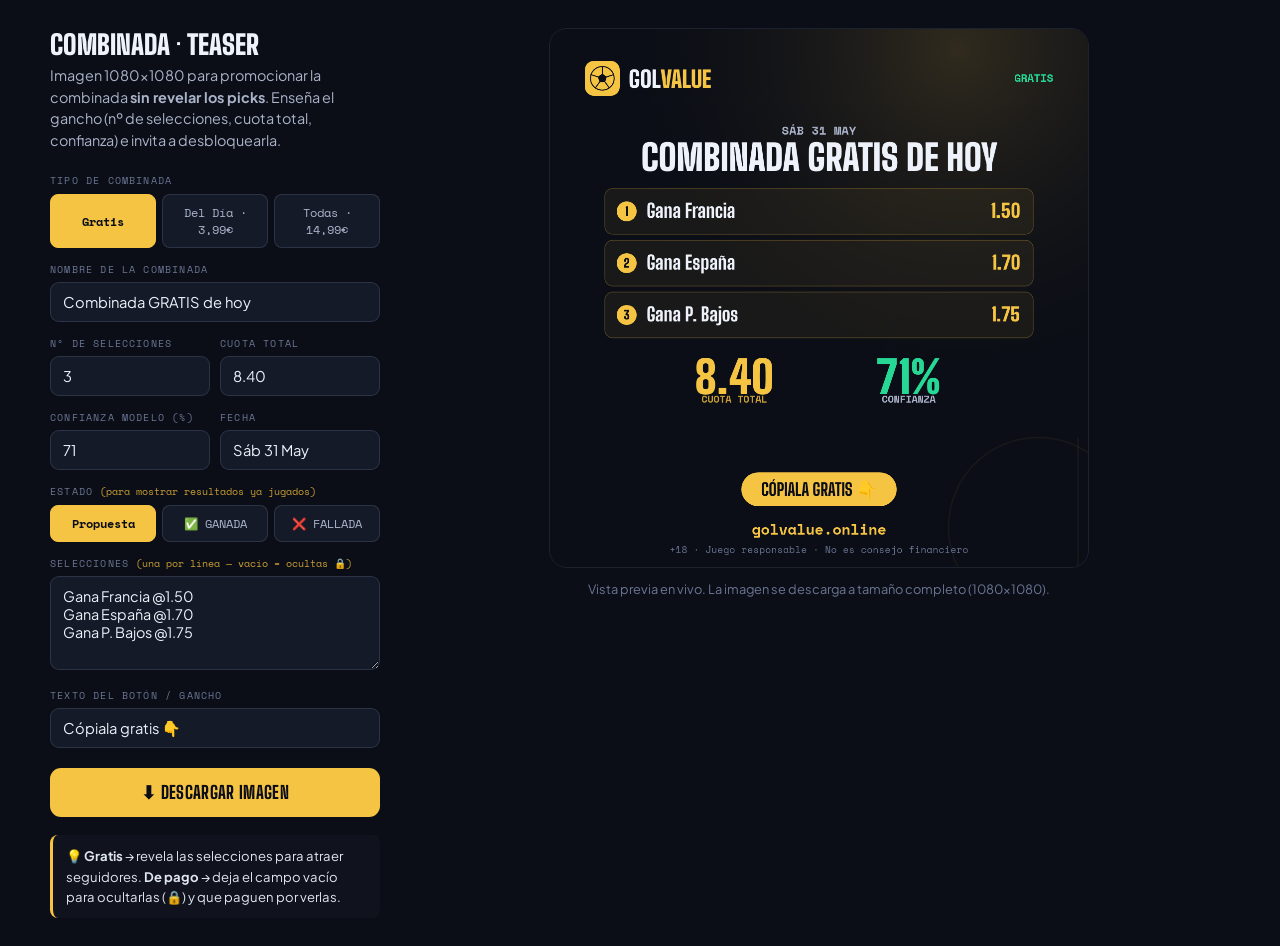
<file: brand/combo-card.html>
<!DOCTYPE html>
<html lang="es">
<head>
<meta charset="UTF-8">
<meta name="viewport" content="width=device-width, initial-scale=1.0">
<title>GOLVALUE · Generador de Combinada</title>
<link rel="preconnect" href="https://fonts.googleapis.com">
<link rel="preconnect" href="https://fonts.gstatic.com" crossorigin>
<link href="https://fonts.googleapis.com/css2?family=Big+Shoulders+Display:wght@700;800;900&family=Plus+Jakarta+Sans:wght@400;500;600;700&family=Space+Mono:wght@400;700&display=swap" rel="stylesheet">
<style>
*{box-sizing:border-box;margin:0;padding:0}
body{background:#0b0e17;color:#eef2fb;font-family:'Plus Jakarta Sans',system-ui,sans-serif;padding:28px}
.wrap{max-width:1180px;margin:0 auto;display:grid;grid-template-columns:330px 1fr;gap:28px;align-items:start}
@media(max-width:860px){.wrap{grid-template-columns:1fr}}
h1{font-family:'Big Shoulders Display',sans-serif;font-weight:900;font-size:1.7rem;text-transform:uppercase;margin-bottom:4px}
.sub{color:#aab3c9;font-size:.9rem;margin-bottom:22px;line-height:1.5}
label{display:block;font-family:'Space Mono',monospace;font-size:.62rem;letter-spacing:.12em;text-transform:uppercase;color:#6b7693;margin:14px 0 5px}
input,select{width:100%;background:#141a28;border:1px solid rgba(150,170,210,.18);color:#eef2fb;border-radius:9px;padding:10px 12px;font-family:'Plus Jakarta Sans',sans-serif;font-size:.92rem}
input:focus,select:focus{outline:none;border-color:#f6c443}
.btn{width:100%;margin-top:20px;background:#f6c443;color:#0b0e17;border:none;border-radius:11px;padding:14px;font-family:'Big Shoulders Display',sans-serif;font-weight:800;font-size:1.1rem;text-transform:uppercase;letter-spacing:.02em;cursor:pointer}
.btn:hover{filter:brightness(1.05)}
.preview{display:flex;flex-direction:column;align-items:center;gap:12px}
canvas{width:100%;max-width:540px;height:auto;border-radius:18px;border:1px solid rgba(150,170,210,.13)}
.hint{color:#6b7693;font-size:.8rem;text-align:center;max-width:540px;line-height:1.5}
.two{display:grid;grid-template-columns:1fr 1fr;gap:10px}
.seg{display:flex;gap:6px;margin-top:6px}
.seg button{flex:1;background:#141a28;border:1px solid rgba(150,170,210,.18);color:#aab3c9;border-radius:8px;padding:9px;font-family:'Space Mono',monospace;font-size:.72rem;cursor:pointer}
.seg button.on{background:#f6c443;color:#0b0e17;border-color:#f6c443;font-weight:700}
.note{background:#10131d;border-left:3px solid #f6c443;padding:11px 13px;border-radius:8px;font-size:.82rem;line-height:1.55;color:#dfe5f1;margin-top:18px}
</style>
</head>
<body>
<div class="wrap">
  <div>
    <h1>Combinada · teaser</h1>
    <p class="sub">Imagen 1080×1080 para promocionar la combinada <b>sin revelar los picks</b>. Enseña el gancho (nº de selecciones, cuota total, confianza) e invita a desbloquearla.</p>

    <label>Tipo de combinada</label>
    <div class="seg" id="tier">
      <button data-t="free" class="on">Gratis</button>
      <button data-t="single">Del Día · 3,99€</button>
      <button data-t="all">Todas · 14,99€</button>
    </div>

    <label>Nombre de la combinada</label>
    <input id="name" value="Combinada GRATIS de hoy">

    <div class="two">
      <div><label>Nº de selecciones</label><input id="legs" value="3"></div>
      <div><label>Cuota total</label><input id="odd" value="8.40"></div>
    </div>
    <div class="two">
      <div><label>Confianza modelo (%)</label><input id="conf" value="71"></div>
      <div><label>Fecha</label><input id="date" value="Sáb 31 May"></div>
    </div>

    <label>Estado <span style="color:#caa033;text-transform:none;letter-spacing:0">(para mostrar resultados ya jugados)</span></label>
    <div class="seg" id="state">
      <button data-s="open" class="on">Propuesta</button>
      <button data-s="won">✅ GANADA</button>
      <button data-s="lost">❌ FALLADA</button>
    </div>

    <label>Selecciones <span style="color:#caa033;text-transform:none;letter-spacing:0">(una por línea — vacío = ocultas 🔒)</span></label>
    <textarea id="picks" rows="4" style="width:100%;background:#141a28;border:1px solid rgba(150,170,210,.18);color:#eef2fb;border-radius:9px;padding:10px 12px;font-family:'Plus Jakarta Sans',sans-serif;font-size:.9rem;resize:vertical">Gana Francia @1.50
Gana España @1.70
Gana P. Bajos @1.75</textarea>

    <label>Texto del botón / gancho</label>
    <input id="cta" value="Cópiala gratis 👇">

    <button class="btn" onclick="download()">⬇ Descargar imagen</button>

    <div class="note">💡 <b>Gratis</b> → revela las selecciones para atraer seguidores. <b>De pago</b> → deja el campo vacío para ocultarlas (🔒) y que paguen por verlas.</div>
  </div>

  <div class="preview">
    <canvas id="c" width="1080" height="1080"></canvas>
    <p class="hint">Vista previa en vivo. La imagen se descarga a tamaño completo (1080×1080).</p>
  </div>
</div>

<script>
const navy='#0b0e17', gold='#f6c443', golddim='#caa033', white='#eef2fb', gray='#aab3c9', green='#27d796', surf='#141a28';
const cv=document.getElementById('c'), x=cv.getContext('2d');
const $=id=>document.getElementById(id);

function rr(c,X,Y,w,h,r){c.beginPath();c.moveTo(X+r,Y);c.arcTo(X+w,Y,X+w,Y+h,r);c.arcTo(X+w,Y+h,X,Y+h,r);c.arcTo(X,Y+h,X,Y,r);c.arcTo(X,Y,X+w,Y,r);c.closePath();}
function ball(c,cx,cy,R,col){c.save();c.strokeStyle=col;c.fillStyle=col;c.lineWidth=Math.max(2,R*0.085);c.lineCap='round';c.lineJoin='round';c.beginPath();c.arc(cx,cy,R,0,7);c.stroke();const rp=R*0.4,v=[];for(let i=0;i<5;i++){const a=(-90+i*72)*Math.PI/180;v.push([cx+rp*Math.cos(a),cy+rp*Math.sin(a)]);}c.beginPath();v.forEach((p,i)=>i?c.lineTo(p[0],p[1]):c.moveTo(p[0],p[1]));c.closePath();c.fill();for(let i=0;i<5;i++){const a=(-90+i*72)*Math.PI/180;c.beginPath();c.moveTo(v[i][0],v[i][1]);c.lineTo(cx+R*Math.cos(a),cy+R*Math.sin(a));c.stroke();}c.restore();}
function fit(c,t,maxW,start,fam){let s=start;do{c.font='900 '+s+'px '+fam;if(c.measureText(t).width<=maxW)break;s-=4;}while(s>26);return s;}

let tier='free';
let state='open';   // open | won | lost

function parsePicks(){
  return ($('picks').value||'').split('\n').map(l=>l.trim()).filter(Boolean).map(l=>{
    const m=l.match(/^(.*?)(?:\s*@\s*([\d.,]+))?$/);
    return { sel:(m[1]||'').trim(), odd:(m[2]||'').replace(',','.') };
  });
}

function draw(){
  const ACC = state==='won' ? green : state==='lost' ? '#ff6b5e' : gold;
  const accSoft = state==='won' ? 'rgba(39,215,150,0.07)' : state==='lost' ? 'rgba(255,107,94,0.07)' : 'rgba(246,196,67,0.06)';
  const accLine = state==='won' ? 'rgba(39,215,150,0.4)' : state==='lost' ? 'rgba(255,107,94,0.4)' : 'rgba(246,196,67,0.28)';
  x.fillStyle=navy;x.fillRect(0,0,1080,1080);
  let g=x.createRadialGradient(820,40,0,820,40,760);g.addColorStop(0,'rgba(246,196,67,0.16)');g.addColorStop(1,'rgba(0,0,0,0)');x.fillStyle=g;x.fillRect(0,0,1080,1080);
  x.save();x.globalAlpha=0.06;x.strokeStyle=gold;x.lineWidth=3;x.beginPath();x.arc(980,1000,180,0,7);x.stroke();x.beginPath();x.moveTo(1060,820);x.lineTo(1060,1080);x.stroke();x.restore();

  // header
  const S=70;rr(x,70,64,S,S,18);x.fillStyle=gold;x.fill();ball(x,70+S/2,64+S/2,S*0.34,navy);
  x.textBaseline='middle';x.textAlign='left';
  x.font='900 46px "Big Shoulders Display"';x.fillStyle=white;x.fillText('GOL',158,103);
  const wg=x.measureText('GOL').width;x.fillStyle=gold;x.fillText('VALUE',158+wg,103);
  const badge = state==='won' ? '✅ GANADA' : state==='lost' ? '❌ FALLADA'
              : tier==='free' ? 'GRATIS' : tier==='single' ? 'COMBINADA · 3,99€' : 'PREMIUM · 14,99€';
  x.textAlign='right';x.font='700 22px "Space Mono"';x.fillStyle=(state==='won')?green:(state==='lost')?'#ff6b5e':(tier==='free'?green:golddim);x.fillText(badge, 1010, 100);

  // date + name
  x.textAlign='center';x.font='700 24px "Space Mono"';x.fillStyle=gray;
  x.fillText(($('date').value||'').toUpperCase(), 540, 206);
  const nm=($('name').value||'').toUpperCase();
  const ns=fit(x,nm,940,72,'"Big Shoulders Display"');
  x.font='900 '+ns+'px "Big Shoulders Display"';x.fillStyle=white;x.fillText(nm,540,262);

  const picks=parsePicks();
  const reveal = picks.length>0;

  if (reveal){
    // ---- list of selections (free / promo) ----
    const top=330, rowH=Math.min(108,(640-top+330)/Math.max(picks.length,1));
    const lx=110, lw=860;
    let y=320;
    const rh=Math.max(72, Math.min(104, 470/Math.max(picks.length,1)));
    picks.slice(0,5).forEach((p,i)=>{
      rr(x,lx,y,lw,rh-12,16);x.fillStyle=accSoft;x.fill();
      rr(x,lx,y,lw,rh-12,16);x.lineWidth=1.5;x.strokeStyle=accLine;x.stroke();
      // num / result mark
      x.beginPath();x.arc(lx+44,y+(rh-12)/2,20,0,7);x.fillStyle=ACC;x.fill();
      x.fillStyle=navy;x.font='900 24px "Big Shoulders Display"';x.textAlign='center';x.textBaseline='middle';
      x.fillText(state==='won'?'✓':state==='lost'?'✗':String(i+1),lx+44,y+(rh-12)/2+1);
      // sel
      x.textAlign='left';x.fillStyle=white;
      const ss=fit(x,p.sel,540,38,'"Big Shoulders Display"');
      x.font='800 '+ss+'px "Big Shoulders Display"';x.fillText(p.sel,lx+84,y+(rh-12)/2+1);
      // odd
      if(p.odd){x.textAlign='right';x.fillStyle=ACC;x.font='900 38px "Big Shoulders Display"';x.fillText(p.odd,lx+lw-26,y+(rh-12)/2+1);}
      y+=rh;
    });
    x.textBaseline='alphabetic';
    // total odds + confidence strip
    x.textAlign='center';
    x.font='900 90px "Big Shoulders Display"';x.fillStyle=ACC;x.textBaseline='middle';x.fillText(($('odd').value||''),370,y+72);
    x.font='700 20px "Space Mono"';x.fillStyle=golddim;x.textBaseline='alphabetic';x.fillText('CUOTA TOTAL',370,y+118);
    x.font='900 90px "Big Shoulders Display"';x.fillStyle=green;x.textBaseline='middle';x.fillText(($('conf').value||'')+'%',720,y+72);
    x.font='700 20px "Space Mono"';x.fillStyle=gray;x.textBaseline='alphabetic';x.fillText(state==='won'?'¡PLENO!':state==='lost'?'NO ENTRÓ':'CONFIANZA',720,y+118);
  } else {
    // ---- hidden picks (paid teaser) ----
    const bx=140,by=360,bw=800,bh=270;
    x.save();x.shadowColor='rgba(246,196,67,0.28)';x.shadowBlur=46;rr(x,bx,by,bw,bh,28);x.fillStyle='rgba(246,196,67,0.07)';x.fill();x.restore();
    rr(x,bx,by,bw,bh,28);x.lineWidth=2;x.strokeStyle='rgba(246,196,67,0.5)';x.stroke();
    x.textAlign='center';
    x.font='700 24px "Space Mono"';x.fillStyle=golddim;x.fillText('CUOTA TOTAL',540,by+58);
    x.font='900 150px "Big Shoulders Display"';x.fillStyle=gold;x.fillText(($('odd').value||''),540,by+165);
    x.font='400 23px "Space Mono"';x.fillStyle=gray;x.fillText('🔒 '+($('legs').value||'')+' selecciones ocultas',540,by+230);

    const sy=760;
    function stat(cx,lbl,val,col){x.font='400 22px "Space Mono"';x.fillStyle=gray;x.textAlign='center';x.fillText(lbl,cx,sy);x.font='900 64px "Big Shoulders Display"';x.fillStyle=col;x.fillText(val,cx,sy+62);}
    stat(330,'SELECCIONES',($('legs').value||''),white);
    stat(750,'CONFIANZA',($('conf').value||'')+'%',green);
  }

  // CTA pill
  const cta=($('cta').value||'').toUpperCase();
  x.font='800 34px "Big Shoulders Display"';
  const cw=x.measureText(cta).width+80, cx0=540-cw/2, cyy=890;
  rr(x,cx0,cyy,cw,68,34);x.fillStyle=ACC;x.fill();
  x.fillStyle=navy;x.textAlign='center';x.textBaseline='middle';x.fillText(cta,540,cyy+36);
  x.textBaseline='alphabetic';

  // footer
  x.font='700 30px "Space Mono"';x.fillStyle=gold;x.fillText('golvalue.online',540,1015);
  x.font='400 19px "Space Mono"';x.fillStyle='#6b7693';x.fillText('+18 · Juego responsable · No es consejo financiero',540,1052);
}

function download(){
  draw();
  cv.toBlob(b=>{const a=document.createElement('a');a.download='golvalue-combinada.png';a.href=URL.createObjectURL(b);a.click();},'image/png');
}

document.querySelectorAll('#tier button').forEach(b=>b.addEventListener('click',()=>{
  document.querySelectorAll('#tier button').forEach(z=>z.classList.remove('on'));
  b.classList.add('on'); tier=b.dataset.t;
  if(tier==='free'){ $('name').value='Combinada GRATIS de hoy'; $('cta').value='Cópiala gratis 👇'; }
  else if(tier==='single'){ $('name').value='Combinada del Día'; $('cta').value='Desbloquéala por 3,99€'; $('picks').value=''; }
  else { $('name').value='Combinada Premium'; $('cta').value='Todas por 14,99€/mes'; $('picks').value=''; }
  draw();
}));
['name','legs','odd','conf','date','cta','picks'].forEach(id=>$(id).addEventListener('input',draw));
document.querySelectorAll('#state button').forEach(b=>b.addEventListener('click',()=>{
  document.querySelectorAll('#state button').forEach(z=>z.classList.remove('on'));
  b.classList.add('on'); state=b.dataset.s;
  if(state==='won'){ $('name').value='¡Combinada GANADA!'; $('cta').value='¡Pleno! ✅'; }
  else if(state==='lost'){ $('name').value='No pudo ser'; $('cta').value='Mañana, más 👇'; }
  else { $('cta').value = tier==='free' ? 'Cópiala gratis 👇' : tier==='single' ? 'Desbloquéala por 3,99€' : 'Todas por 14,99€/mes'; }
  draw();
}));
if(document.fonts&&document.fonts.ready){document.fonts.ready.then(draw);}
draw(); setTimeout(draw,400);
</script>
</body>
</html>
</file>
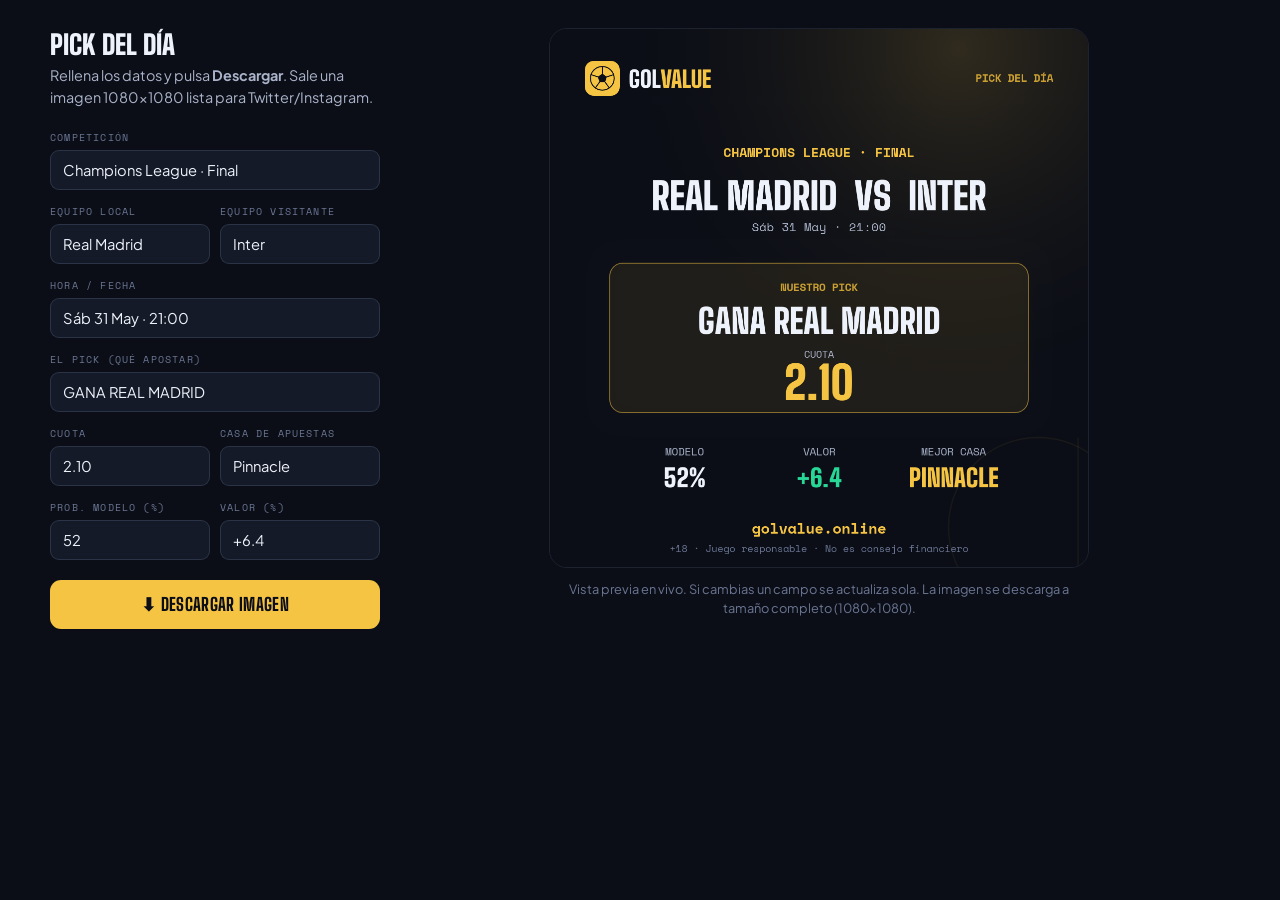
<file: brand/pick-card.html>
<!DOCTYPE html>
<html lang="es">
<head>
<meta charset="UTF-8">
<meta name="viewport" content="width=device-width, initial-scale=1.0">
<title>GOLVALUE · Generador de Pick del día</title>
<link rel="preconnect" href="https://fonts.googleapis.com">
<link rel="preconnect" href="https://fonts.gstatic.com" crossorigin>
<link href="https://fonts.googleapis.com/css2?family=Big+Shoulders+Display:wght@700;800;900&family=Plus+Jakarta+Sans:wght@400;500;600;700&family=Space+Mono:wght@400;700&display=swap" rel="stylesheet">
<style>
*{box-sizing:border-box;margin:0;padding:0}
body{background:#0b0e17;color:#eef2fb;font-family:'Plus Jakarta Sans',system-ui,sans-serif;padding:28px}
.wrap{max-width:1180px;margin:0 auto;display:grid;grid-template-columns:330px 1fr;gap:28px;align-items:start}
@media(max-width:860px){.wrap{grid-template-columns:1fr}}
h1{font-family:'Big Shoulders Display',sans-serif;font-weight:900;font-size:1.7rem;text-transform:uppercase;margin-bottom:4px}
.sub{color:#aab3c9;font-size:.9rem;margin-bottom:22px;line-height:1.5}
label{display:block;font-family:'Space Mono',monospace;font-size:.62rem;letter-spacing:.12em;text-transform:uppercase;color:#6b7693;margin:14px 0 5px}
input,select{width:100%;background:#141a28;border:1px solid rgba(150,170,210,.18);color:#eef2fb;border-radius:9px;padding:10px 12px;font-family:'Plus Jakarta Sans',sans-serif;font-size:.92rem}
input:focus,select:focus{outline:none;border-color:#f6c443}
.btn{width:100%;margin-top:20px;background:#f6c443;color:#0b0e17;border:none;border-radius:11px;padding:14px;font-family:'Big Shoulders Display',sans-serif;font-weight:800;font-size:1.1rem;text-transform:uppercase;letter-spacing:.02em;cursor:pointer}
.btn:hover{filter:brightness(1.05)}
.preview{display:flex;flex-direction:column;align-items:center;gap:12px}
canvas{width:100%;max-width:540px;height:auto;border-radius:18px;border:1px solid rgba(150,170,210,.13)}
.hint{color:#6b7693;font-size:.8rem;text-align:center;max-width:540px;line-height:1.5}
.two{display:grid;grid-template-columns:1fr 1fr;gap:10px}
</style>
</head>
<body>
<div class="wrap">
  <div>
    <h1>Pick del día</h1>
    <p class="sub">Rellena los datos y pulsa <b>Descargar</b>. Sale una imagen 1080×1080 lista para Twitter/Instagram.</p>

    <label>Competición</label>
    <input id="comp" value="Champions League · Final">
    <div class="two">
      <div><label>Equipo local</label><input id="home" value="Real Madrid"></div>
      <div><label>Equipo visitante</label><input id="away" value="Inter"></div>
    </div>
    <label>Hora / fecha</label>
    <input id="time" value="Sáb 31 May · 21:00">

    <label>El pick (qué apostar)</label>
    <input id="pick" value="GANA REAL MADRID">
    <div class="two">
      <div><label>Cuota</label><input id="odd" value="2.10"></div>
      <div><label>Casa de apuestas</label><input id="book" value="Pinnacle"></div>
    </div>
    <div class="two">
      <div><label>Prob. modelo (%)</label><input id="model" value="52"></div>
      <div><label>Valor (%)</label><input id="value" value="+6.4"></div>
    </div>

    <button class="btn" onclick="download()">⬇ Descargar imagen</button>
  </div>

  <div class="preview">
    <canvas id="c" width="1080" height="1080"></canvas>
    <p class="hint">Vista previa en vivo. Si cambias un campo se actualiza sola. La imagen se descarga a tamaño completo (1080×1080).</p>
  </div>
</div>

<script>
const navy='#0b0e17', gold='#f6c443', golddim='#caa033', white='#eef2fb', gray='#aab3c9', green='#27d796', surf='#141a28';
const cv=document.getElementById('c'), x=cv.getContext('2d');
const $=id=>document.getElementById(id);

function rr(c,X,Y,w,h,r){c.beginPath();c.moveTo(X+r,Y);c.arcTo(X+w,Y,X+w,Y+h,r);c.arcTo(X+w,Y+h,X,Y+h,r);c.arcTo(X,Y+h,X,Y,r);c.arcTo(X,Y,X+w,Y,r);c.closePath();}
function ball(c,cx,cy,R,col){c.save();c.strokeStyle=col;c.fillStyle=col;c.lineWidth=Math.max(2,R*0.085);c.lineCap='round';c.lineJoin='round';c.beginPath();c.arc(cx,cy,R,0,7);c.stroke();const rp=R*0.4,v=[];for(let i=0;i<5;i++){const a=(-90+i*72)*Math.PI/180;v.push([cx+rp*Math.cos(a),cy+rp*Math.sin(a)]);}c.beginPath();v.forEach((p,i)=>i?c.lineTo(p[0],p[1]):c.moveTo(p[0],p[1]));c.closePath();c.fill();for(let i=0;i<5;i++){const a=(-90+i*72)*Math.PI/180;c.beginPath();c.moveTo(v[i][0],v[i][1]);c.lineTo(cx+R*Math.cos(a),cy+R*Math.sin(a));c.stroke();}c.restore();}
function fit(c,t,maxW,start,fam){let s=start;do{c.font='900 '+s+'px '+fam;if(c.measureText(t).width<=maxW)break;s-=4;}while(s>26);return s;}

function draw(){
  x.fillStyle=navy;x.fillRect(0,0,1080,1080);
  // glow
  let g=x.createRadialGradient(820,40,0,820,40,760);g.addColorStop(0,'rgba(246,196,67,0.16)');g.addColorStop(1,'rgba(0,0,0,0)');x.fillStyle=g;x.fillRect(0,0,1080,1080);
  // pitch motif bottom-right
  x.save();x.globalAlpha=0.06;x.strokeStyle=gold;x.lineWidth=3;x.beginPath();x.arc(980,1000,180,0,7);x.stroke();x.beginPath();x.moveTo(1060,820);x.lineTo(1060,1080);x.stroke();x.restore();
  // header
  const S=70;rr(x,70,64,S,S,18);x.fillStyle=gold;x.fill();ball(x,70+S/2,64+S/2,S*0.34,navy);
  x.textBaseline='middle';x.textAlign='left';
  x.font='900 46px "Big Shoulders Display"';x.fillStyle=white;x.fillText('GOL',158,103);
  const wg=x.measureText('GOL').width;x.fillStyle=gold;x.fillText('VALUE',158+wg,103);
  // pick del dia pill
  x.textAlign='right';x.font='700 22px "Space Mono"';x.fillStyle=golddim;x.fillText('PICK DEL DÍA', 1010, 100);

  // competition
  x.textAlign='center';x.font='700 26px "Space Mono"';x.fillStyle=gold;
  x.fillText(($('comp').value||'').toUpperCase(), 540, 250);

  // matchup
  const match=($('home').value||'')+'  vs  '+($('away').value||'');
  const ms=fit(x,match.toUpperCase(),940,76,'"Big Shoulders Display"');
  x.font='900 '+ms+'px "Big Shoulders Display"';x.fillStyle=white;x.fillText(match.toUpperCase(),540,340);
  // time
  x.font='400 24px "Space Mono"';x.fillStyle=gray;x.fillText($('time').value||'',540,400);

  // pick box
  const bx=120,by=470,bw=840,bh=300;
  x.save();x.shadowColor='rgba(246,196,67,0.25)';x.shadowBlur=40;rr(x,bx,by,bw,bh,26);x.fillStyle='rgba(246,196,67,0.07)';x.fill();x.restore();
  rr(x,bx,by,bw,bh,26);x.lineWidth=2;x.strokeStyle='rgba(246,196,67,0.5)';x.stroke();
  x.textAlign='center';
  x.font='700 22px "Space Mono"';x.fillStyle=golddim;x.fillText('NUESTRO PICK',540,by+50);
  const ps=fit(x,($('pick').value||'').toUpperCase(),760,68,'"Big Shoulders Display"');
  x.font='900 '+ps+'px "Big Shoulders Display"';x.fillStyle=white;x.fillText(($('pick').value||'').toUpperCase(),540,by+120);
  // odds
  x.font='400 20px "Space Mono"';x.fillStyle=gray;x.fillText('CUOTA',540,by+185);
  x.font='900 92px "Big Shoulders Display"';x.fillStyle=gold;x.fillText(($('odd').value||''),540,by+245);

  // stats row
  const sy=850;
  function stat(cx,lbl,val,col){x.font='400 22px "Space Mono"';x.fillStyle=gray;x.textAlign='center';x.fillText(lbl,cx,sy);x.font='900 50px "Big Shoulders Display"';x.fillStyle=col;x.fillText(val,cx,sy+54);}
  stat(270,'MODELO',($('model').value||'')+'%',white);
  stat(540,'VALOR',($('value').value||''),green);
  // best book (text may be long → smaller)
  x.font='400 22px "Space Mono"';x.fillStyle=gray;x.fillText('MEJOR CASA',810,sy);
  const bs=fit(x,($('book').value||'').toUpperCase(),260,50,'"Big Shoulders Display"');
  x.font='900 '+bs+'px "Big Shoulders Display"';x.fillStyle=gold;x.fillText(($('book').value||'').toUpperCase(),810,sy+54);

  // footer
  x.font='700 30px "Space Mono"';x.fillStyle=gold;x.fillText('golvalue.online',540,1005);
  x.font='400 20px "Space Mono"';x.fillStyle='#6b7693';x.fillText('+18 · Juego responsable · No es consejo financiero',540,1045);
}

function download(){
  draw();
  cv.toBlob(b=>{const a=document.createElement('a');a.download='golvalue-pick.png';a.href=URL.createObjectURL(b);a.click();},'image/png');
}

['comp','home','away','time','pick','odd','book','model','value'].forEach(id=>$(id).addEventListener('input',draw));
if(document.fonts&&document.fonts.ready){document.fonts.ready.then(draw);} 
draw(); setTimeout(draw,400);
</script>
</body>
</html>
</file>
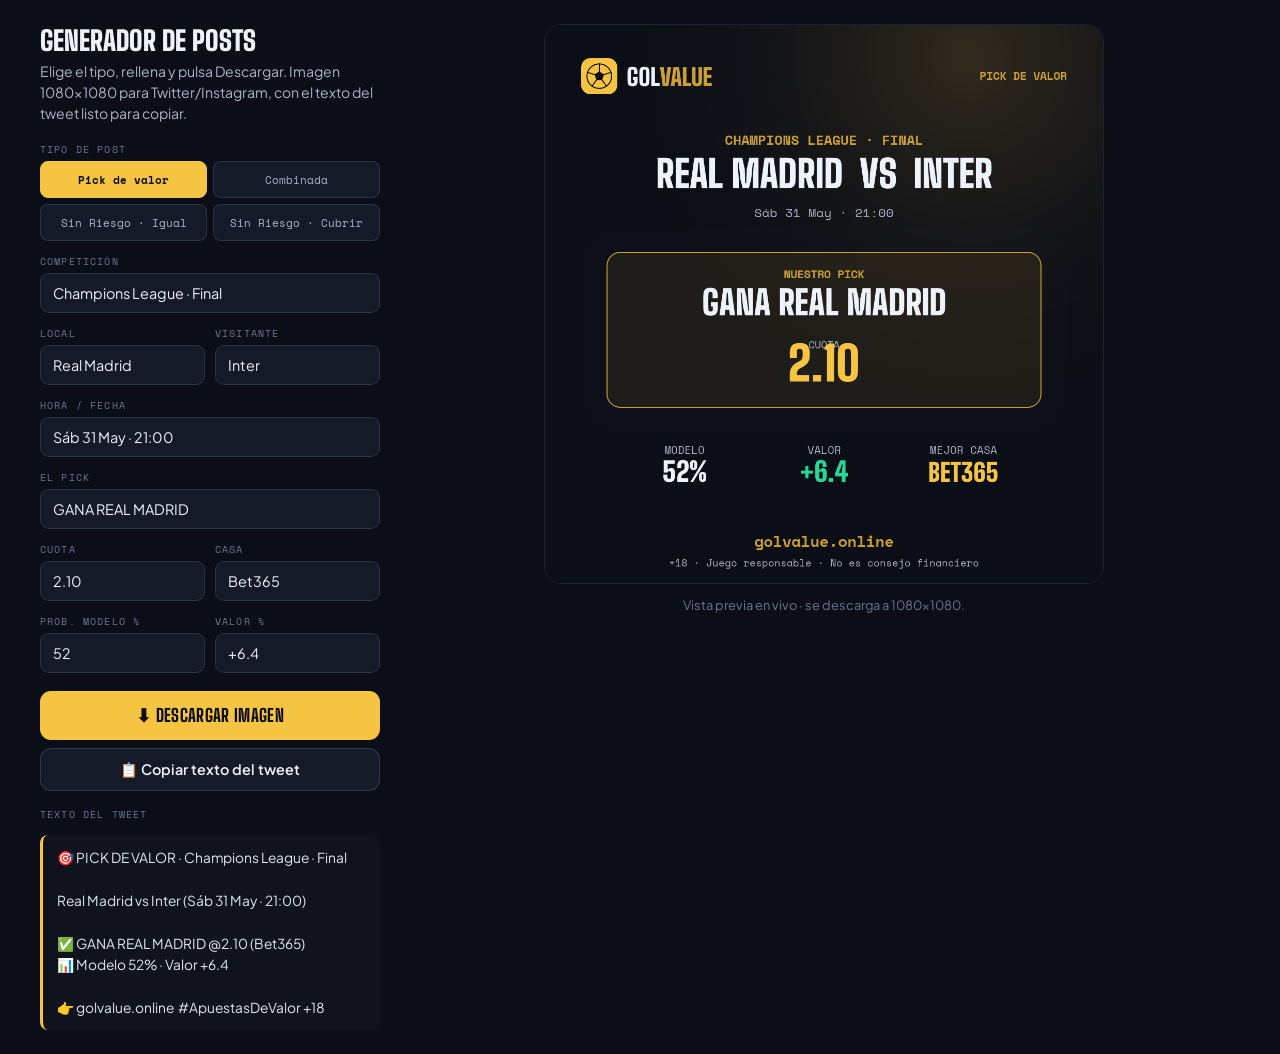
<file: brand/post-generator.html>
<!DOCTYPE html>
<html lang="es">
<head>
<meta charset="UTF-8">
<meta name="viewport" content="width=device-width, initial-scale=1.0">
<title>GOLVALUE · Generador de posts</title>
<link href="https://fonts.googleapis.com/css2?family=Big+Shoulders+Display:wght@700;800;900&family=Plus+Jakarta+Sans:wght@400;500;600;700&family=Space+Mono:wght@400;700&display=swap" rel="stylesheet">
<style>
*{box-sizing:border-box;margin:0;padding:0}
body{background:#0b0e17;color:#eef2fb;font-family:'Plus Jakarta Sans',system-ui,sans-serif;padding:24px}
.wrap{max-width:1200px;margin:0 auto;display:grid;grid-template-columns:340px 1fr;gap:28px;align-items:start}
@media(max-width:900px){.wrap{grid-template-columns:1fr}}
h1{font-family:'Big Shoulders Display',sans-serif;font-weight:900;font-size:1.7rem;text-transform:uppercase;margin-bottom:4px}
.sub{color:#aab3c9;font-size:.88rem;margin-bottom:18px;line-height:1.5}
label{display:block;font-family:'Space Mono',monospace;font-size:.6rem;letter-spacing:.12em;text-transform:uppercase;color:#6b7693;margin:13px 0 5px}
input,select,textarea{width:100%;background:#141a28;border:1px solid rgba(150,170,210,.18);color:#eef2fb;border-radius:9px;padding:10px 12px;font-family:'Plus Jakarta Sans',sans-serif;font-size:.9rem}
textarea{resize:vertical;min-height:70px;font-family:'Space Mono',monospace;font-size:.82rem;line-height:1.5}
input:focus,select:focus,textarea:focus{outline:none;border-color:#f6c443}
.btn{width:100%;margin-top:18px;background:#f6c443;color:#0b0e17;border:none;border-radius:11px;padding:14px;font-family:'Big Shoulders Display',sans-serif;font-weight:800;font-size:1.1rem;text-transform:uppercase;letter-spacing:.02em;cursor:pointer}
.btn:hover{filter:brightness(1.05)}
.btn2{width:100%;margin-top:8px;background:#141a28;color:#eef2fb;border:1px solid rgba(150,170,210,.2);border-radius:11px;padding:11px;font-family:'Plus Jakarta Sans';font-weight:600;font-size:.9rem;cursor:pointer}
.preview{display:flex;flex-direction:column;align-items:center;gap:12px}
canvas{width:100%;max-width:560px;height:auto;border-radius:18px;border:1px solid rgba(150,170,210,.13)}
.hint{color:#6b7693;font-size:.8rem;text-align:center;max-width:560px;line-height:1.5}
.two{display:grid;grid-template-columns:1fr 1fr;gap:10px}
.seg{display:flex;gap:6px;flex-wrap:wrap;margin-top:4px}
.seg button{flex:1;min-width:calc(50% - 3px);background:#141a28;border:1px solid rgba(150,170,210,.18);color:#aab3c9;border-radius:8px;padding:9px 6px;font-family:'Space Mono',monospace;font-size:.7rem;cursor:pointer}
.seg button.on{background:#f6c443;color:#0b0e17;border-color:#f6c443;font-weight:700}
.fields{display:none}.fields.on{display:block}
.tweet{background:#10131d;border-left:3px solid #f6c443;padding:12px 14px;border-radius:8px;font-size:.86rem;line-height:1.55;color:#dfe5f1;white-space:pre-wrap;margin-top:14px}
.cap{font-family:'Space Mono',monospace;font-size:.6rem;letter-spacing:.12em;text-transform:uppercase;color:#6b7693;margin:16px 0 6px}
</style>
</head>
<body>
<div class="wrap">
  <div>
    <h1>Generador de posts</h1>
    <p class="sub">Elige el tipo, rellena y pulsa Descargar. Imagen 1080×1080 para Twitter/Instagram, con el texto del tweet listo para copiar.</p>

    <label>Tipo de post</label>
    <div class="seg" id="type">
      <button data-t="value" class="on">Pick de valor</button>
      <button data-t="combo">Combinada</button>
      <button data-t="even">Sin Riesgo · Igual</button>
      <button data-t="cover">Sin Riesgo · Cubrir</button>
    </div>

    <!-- PICK DE VALOR -->
    <div class="fields on" data-f="value">
      <label>Competición</label><input id="v_comp" value="Champions League · Final">
      <div class="two"><div><label>Local</label><input id="v_home" value="Real Madrid"></div><div><label>Visitante</label><input id="v_away" value="Inter"></div></div>
      <label>Hora / fecha</label><input id="v_time" value="Sáb 31 May · 21:00">
      <label>El pick</label><input id="v_pick" value="GANA REAL MADRID">
      <div class="two"><div><label>Cuota</label><input id="v_odd" value="2.10"></div><div><label>Casa</label><input id="v_book" value="Bet365"></div></div>
      <div class="two"><div><label>Prob. modelo %</label><input id="v_model" value="52"></div><div><label>Valor %</label><input id="v_value" value="+6.4"></div></div>
    </div>

    <!-- COMBINADA -->
    <div class="fields" data-f="combo">
      <label>Nombre</label><input id="c_name" value="Combinada del Día">
      <label>Fecha</label><input id="c_date" value="Sáb 31 May">
      <label>Selecciones (una por línea: Pick @cuota)</label>
      <textarea id="c_legs">Gana Real Madrid @1.40
Gana Bayern @1.55
Más de 2.5 goles @1.80</textarea>
      <div class="two"><div><label>Cuota total</label><input id="c_total" value="3.90"></div><div><label>Confianza %</label><input id="c_conf" value="68"></div></div>
    </div>

    <!-- SIN RIESGO IGUAL -->
    <div class="fields" data-f="even">
      <label>Competición</label><input id="e_comp" value="LaLiga">
      <div class="two"><div><label>Local</label><input id="e_home" value="Sevilla"></div><div><label>Visitante</label><input id="e_away" value="Betis"></div></div>
      <label>Inversión total (€)</label><input id="e_stake" value="100">
      <label>Patas (una por línea: Resultado @cuota · Casa)</label>
      <textarea id="e_legs">Gana Sevilla @2.70 · Bet365
Empate @3.60 · Betfair
Gana Betis @3.10 · Winamax</textarea>
    </div>

    <!-- SIN RIESGO CUBRIR -->
    <div class="fields" data-f="cover">
      <label>Competición</label><input id="o_comp" value="LaLiga">
      <div class="two"><div><label>Local</label><input id="o_home" value="Sevilla"></div><div><label>Visitante</label><input id="o_away" value="Betis"></div></div>
      <div class="two"><div><label>Inversión total (€)</label><input id="o_stake" value="100"></div><div><label>¿Cuál respaldas? (nº)</label><input id="o_back" value="1"></div></div>
      <label>Patas (una por línea: Resultado @cuota · Casa)</label>
      <textarea id="o_legs">Gana Sevilla @2.70 · Bet365
Empate @3.60 · Betfair
Gana Betis @3.10 · Winamax</textarea>
    </div>

    <button class="btn" onclick="download()">⬇ Descargar imagen</button>
    <button class="btn2" onclick="copyTweet()">📋 Copiar texto del tweet</button>

    <div class="cap">Texto del tweet</div>
    <div class="tweet" id="tweet"></div>
  </div>

  <div class="preview">
    <canvas id="c" width="1080" height="1080"></canvas>
    <p class="hint">Vista previa en vivo · se descarga a 1080×1080.</p>
  </div>
</div>

<script src="post-engine.js?sport=football"></script>
</body>
</html>
</file>
